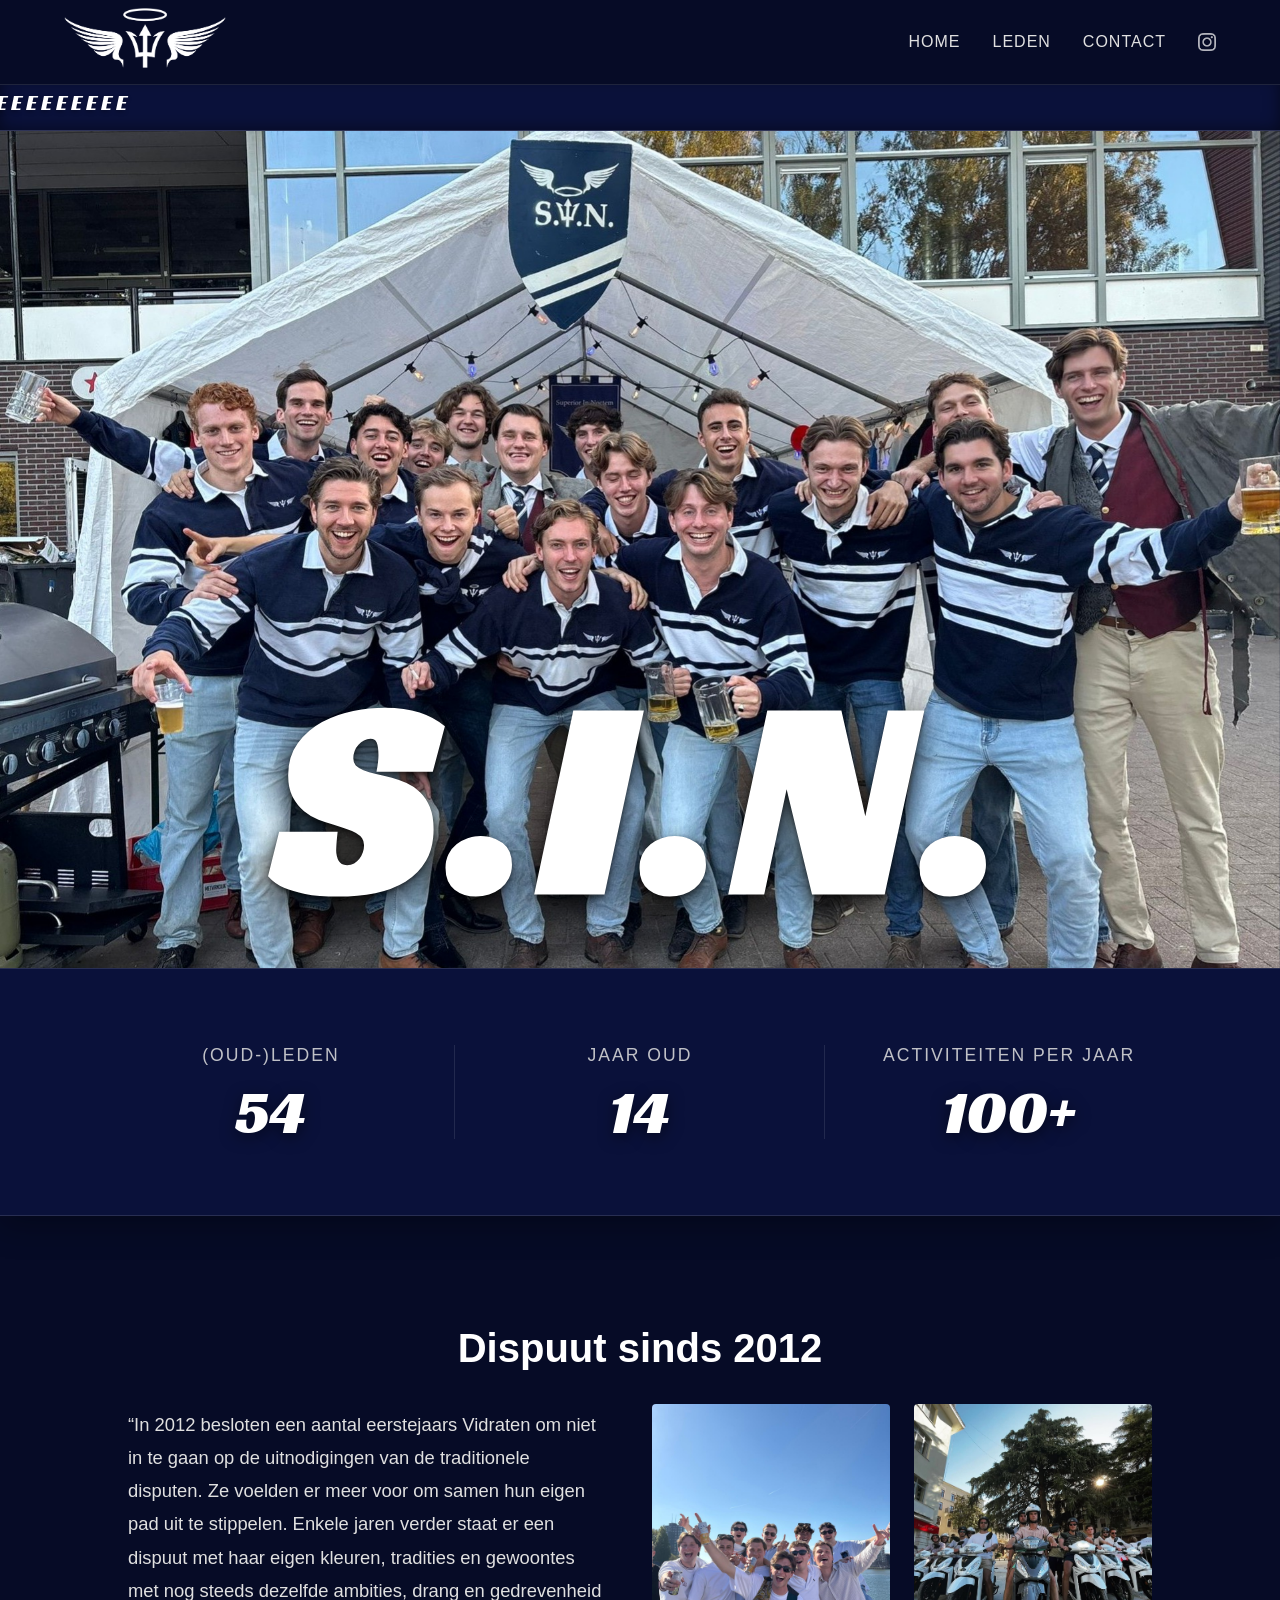
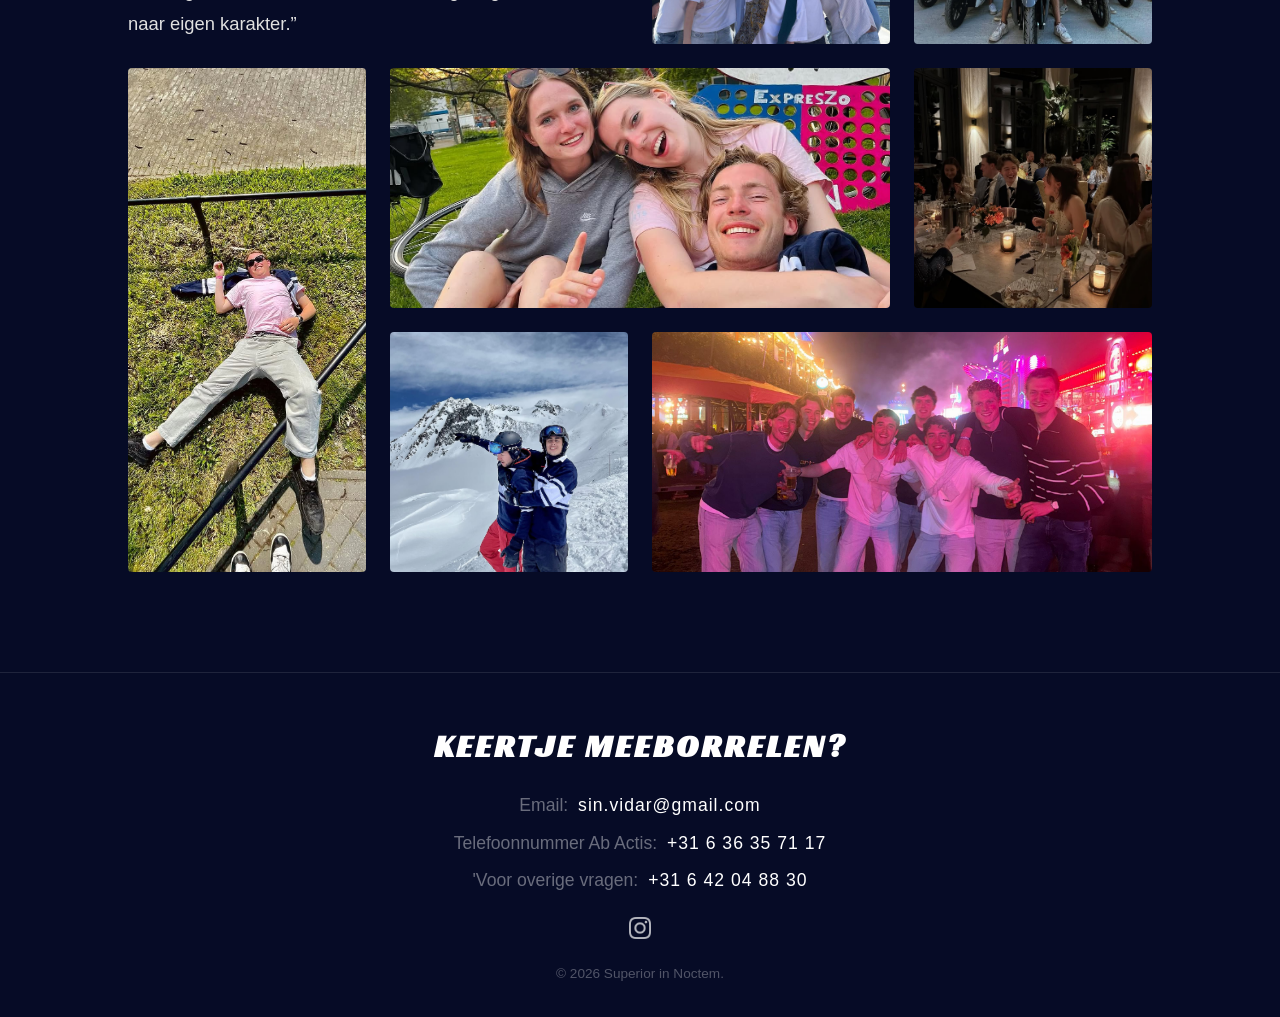
<file: index.html>
<!DOCTYPE html>
<html lang="nl">
<head>
    <meta charset="UTF-8">
    <meta name="viewport" content="width=device-width, initial-scale=1.0">
    <title>Superior in Noctem</title>

    <link rel="preconnect" href="https://fonts.googleapis.com">
    <link rel="preconnect" href="https://fonts.gstatic.com" crossorigin>
    <link href="https://fonts.googleapis.com/css2?family=Racing+Sans+One&display=swap" rel="stylesheet">

    <link rel="stylesheet" href="./style.css">
</head>
<body>

    <nav class="navbar">
        <div class="logo">
            <img src="/assets/overig/Wapen_S.I.N..png" alt="Logo S.I.N." class="logo-img">
        </div>
        <ul class="nav-links">
            <li><a href="index.html#home">Home</a></li>
            <li><a href="leden.html">Leden</a></li>
            <li><a href="index.html#contact">Contact</a></li>
            <li>
                <a href="https://www.instagram.com/superiorinnoctem/" target="_blank" class="nav-insta-icon" aria-label="Instagram">
                    <img src="/assets/overig/Instagram.png" alt="Instagram">
                </a>
            </li>
        </ul>
    </nav>

    <div class="lied-balk">
        <div id="lied-tekst" class="lied-container scrolling">WEEEEEEEEEEEEEEEEEEEEEEEEEEEEEEEEEEEEEEEEEEEEEEEEEEEEEEEEEEEE</div>
    </div>

    <header id="home" class="hero-image">
        <img src="/assets/home/Disputenronde.jpeg" alt="Singala" class="hero-img">
        <h1 class="hero-titel">S.I.N.</h1>
    </header>

<section class="stats-sectie">
        <div id="stats-grid-el" class="stats-grid">
            <!-- Tellers worden nu dynamisch ingeladen via het CMS -->
            <div class="stat-item">
                <h3 class="stat-titel">(Oud-)leden</h3>
                <div class="stat-nummer" data-doel="70" data-plus="false">0</div>
            </div>
            <div class="stat-item">
                <h3 class="stat-titel">Jaar oud</h3>
                <div class="stat-nummer" data-doel="14" data-plus="false">0</div>
            </div>
            <div class="stat-item">
                <h3 class="stat-titel">Activiteiten per jaar</h3>
                <div class="stat-nummer" data-doel="100" data-plus="true">0</div>
            </div>
        </div>
    </section>

    <section id="over" class="content-section">
        <h2 id="over-titel-el">Dispuut sinds 2012</h2>
        
        <div id="collage-grid-el" class="collage-grid">
            <div class="collage-item tekst-blok">
                <p id="over-tekst-el">“In 2012 besloten een aantal eerstejaars Vidraten om niet in te gaan op de uitnodigingen van de traditionele disputen. Ze voelden er meer voor om samen hun eigen pad uit te stippelen. Enkele jaren verder staat er een dispuut met haar eigen kleuren, tradities en gewoontes met nog steeds dezelfde ambities, drang en gedrevenheid naar eigen karakter.”</p>
            </div>

            <img src="/assets/home/Buitendag.jpeg" alt="Dispuutsleven S.I.N." class="collage-item img-normaal">
            <img src="/assets/home/sinvakantie.jpg" alt="Dispuutsleven S.I.N." class="collage-item img-normaal">
            <img src="/assets/home/Kas_gesneuveld.jpg" alt="Dispuutsleven S.I.N." class="collage-item img-hoog">
            <img src="/assets/home/Zopie_mdm.jpg" alt="Dispuutsleven S.I.N." class="collage-item img-breed">
            <img src="/assets/home/Datediner_26.jpg" alt="Dispuutsleven S.I.N." class="collage-item img-normaal">
            <img src="/assets/home/skivakantie.jpg" alt="Dispuutsleven S.I.N." class="collage-item img-normaal">
            <img src="/assets/home/Paaspop23.jpeg" alt="Dispuutsleven S.I.N." class="collage-item img-breed">
        </div>
    </section>

    <script>
        let liedCoupletTekst = "komen uit het zuiden bij het Tilburgse kanaal, de een ligt op het water en de ander zuipt zich kaal. Vrijgevochten, zelfgekozen wit en donkerblauw, trots en onverschrokken blijven wij de kleuren trouw.";

        // Haal de aanpassingen uit het CMS (data/home.json) op
        async function laadCMSData() {
            try {
                const response = await fetch('data/home.json');
                if (!response.ok) return;
                const data = await response.json();

                // 1. Tellers updaten
                if (data.stats && data.stats.length) {
                    const statsGrid = document.getElementById('stats-grid-el');
                    statsGrid.innerHTML = '';
                    data.stats.forEach(stat => {
                        statsGrid.innerHTML += `
                            <div class="stat-item">
                                <h3 class="stat-titel">${stat.titel}</h3>
                                <div class="stat-nummer" data-doel="${stat.doel}" data-plus="${stat.plus}">0</div>
                            </div>`;
                    });
                }

                // 2. Over Ons tekst & titel updaten
                if (data.over_titel) document.getElementById('over-titel-el').innerText = data.over_titel;
                
                if (data.over_tekst || data.collage) {
                    const collageGrid = document.getElementById('collage-grid-el');
                    const tekst = data.over_tekst || document.getElementById('over-tekst-el').innerText;
                    
                    collageGrid.innerHTML = `
                        <div class="collage-item tekst-blok">
                            <p>“${tekst}”</p>
                        </div>`;
                    
                    if (data.collage) {
                        data.collage.forEach(item => {
                            collageGrid.innerHTML += `<img src="${item.afbeelding}" alt="Dispuutsleven S.I.N." class="collage-item ${item.formaat}">`;
                        });
                    }
                }

                // 3. Lied tekst updaten
                if (data.lied_couplet) liedCoupletTekst = data.lied_couplet;

            } catch (e) {
                console.log("CMS data nog niet gevonden, standaard HTML laadt in.", e);
            } finally {
                startAlleTellers();
                speelLied();
            }
        }

        // De originele teller animatie
        function startAlleTellers() {
            const stats = document.querySelectorAll(".stat-nummer");
            if (!stats.length) return;

            stats.forEach((stat) => {
                const doel = parseInt(stat.getAttribute("data-doel"), 10);
                const heeftPlus = stat.getAttribute("data-plus") === "true";
                const totaleTijd = 2500;
                const intervalTijd = 30; 
                const aantalStappen = totaleTijd / intervalTijd;
                const stap = Math.max(1, Math.ceil(doel / aantalStappen));
                let huidig = 0;
                
                const timer = setInterval(() => {
                    huidig += stap;
                    if (huidig >= doel) {
                        clearInterval(timer);
                        stat.innerText = heeftPlus ? doel + "+" : doel;
                    } else {
                        stat.innerText = huidig;
                    }
                }, intervalTijd);
            });
        }

        // De originele lied animatie
        const tekstContainer = document.getElementById('lied-tekst');
        const wacht = (ms) => new Promise(resolve => setTimeout(resolve, ms));

        async function speelLied() {
            const woorden = liedCoupletTekst.split(" ");
            await wacht(5500); 
            tekstContainer.classList.remove('scrolling');
            
            for (let i = 0; i < woorden.length; i++) {
                let woord = woorden[i];
                tekstContainer.textContent = woord;
                let toonTijd = Math.max(250, woord.length * 60);
                if (woord.endsWith(',') || woord.endsWith('.')) toonTijd += 500; 
                await wacht(toonTijd);
            }
            await wacht(500);
            tekstContainer.textContent = "SUPERIOR IN NOCTEM";
        }

        // Start alles op
        if (document.readyState === "loading") {
            document.addEventListener("DOMContentLoaded", laadCMSData);
        } else {
            laadCMSData();
        }
    </script>

    <footer id="contact" class="footer">
        <h2>Keertje meeborrelen?</h2>
        
        <div class="contact-details">
            <p><span class="contact-label">Email:</span> <a href="mailto:sin.vidar@gmail.com" class="contact-link">sin.vidar@gmail.com</a></p>
            <p><span class="contact-label">Telefoonnummer Ab Actis:</span> <a href="tel:+31636357117" class="contact-link">+31 6 36 35 71 17</a></p>
            <p><span class="contact-label">'Voor overige vragen:</span> <a href="tel:+31642048830" class="contact-link">+31 6 42 04 88 30</a></p>
        </div>
        
        <div class="insta-container">
            <a href="https://www.instagram.com/superiorinnoctem/" target="_blank" class="insta-link" aria-label="Volg ons op Instagram">
                <img src="/assets/overig/Instagram.png" alt="Instagram">
            </a>
        </div>

        <p class="copyright">&copy; 2026 Superior in Noctem.</p>
    </footer>

</body>
</html>
</file>
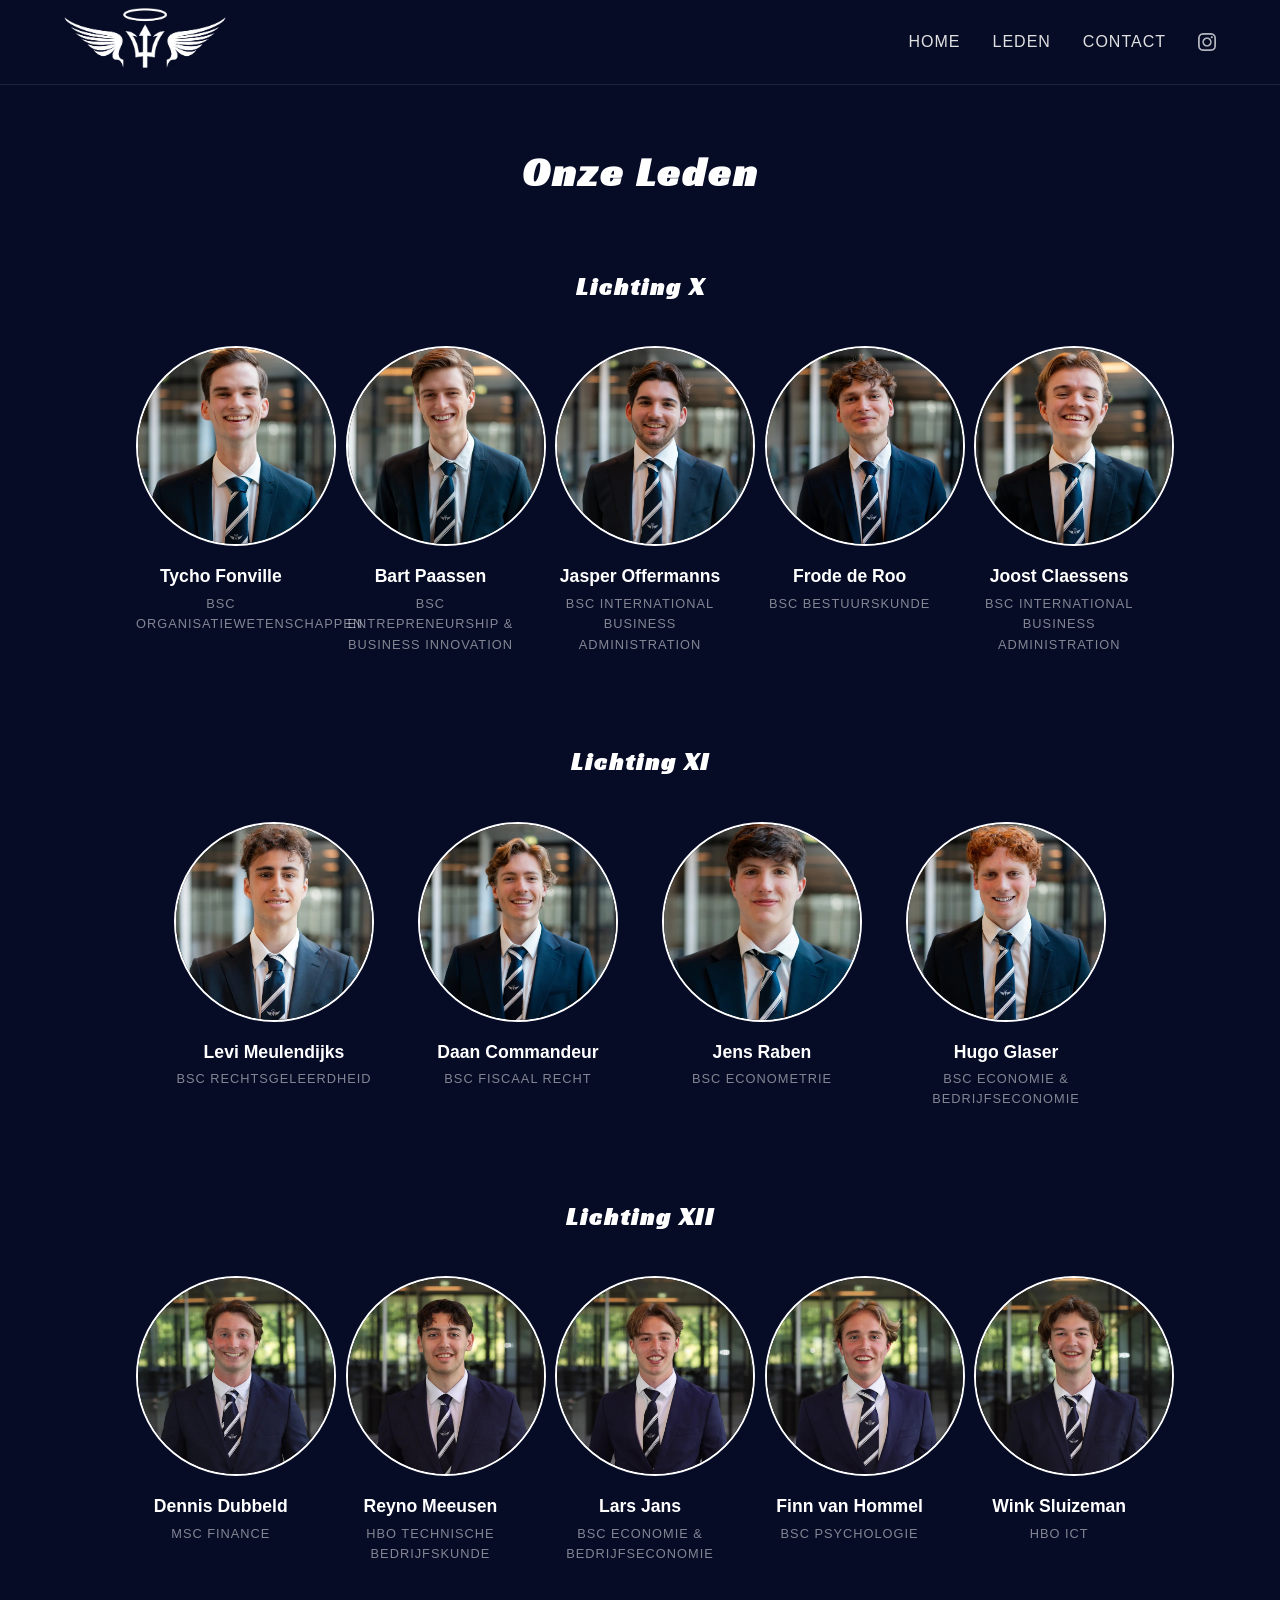
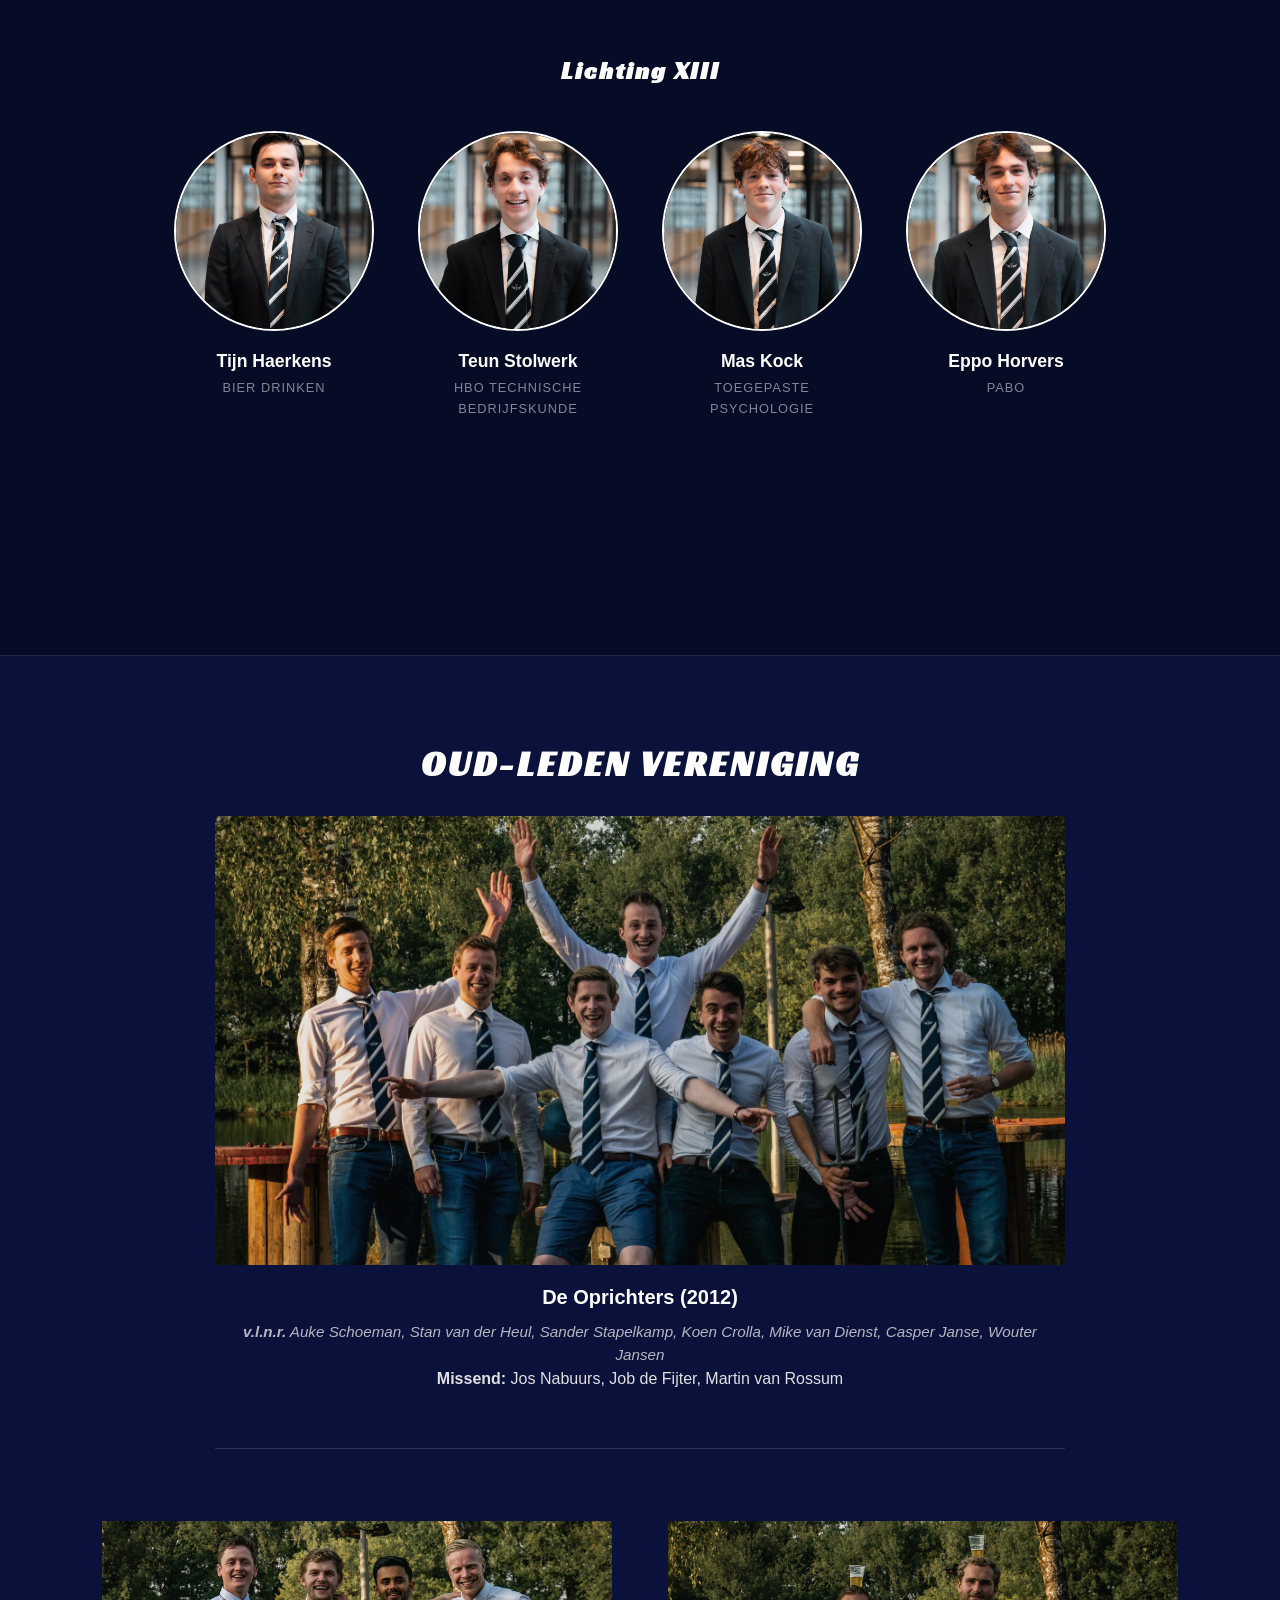
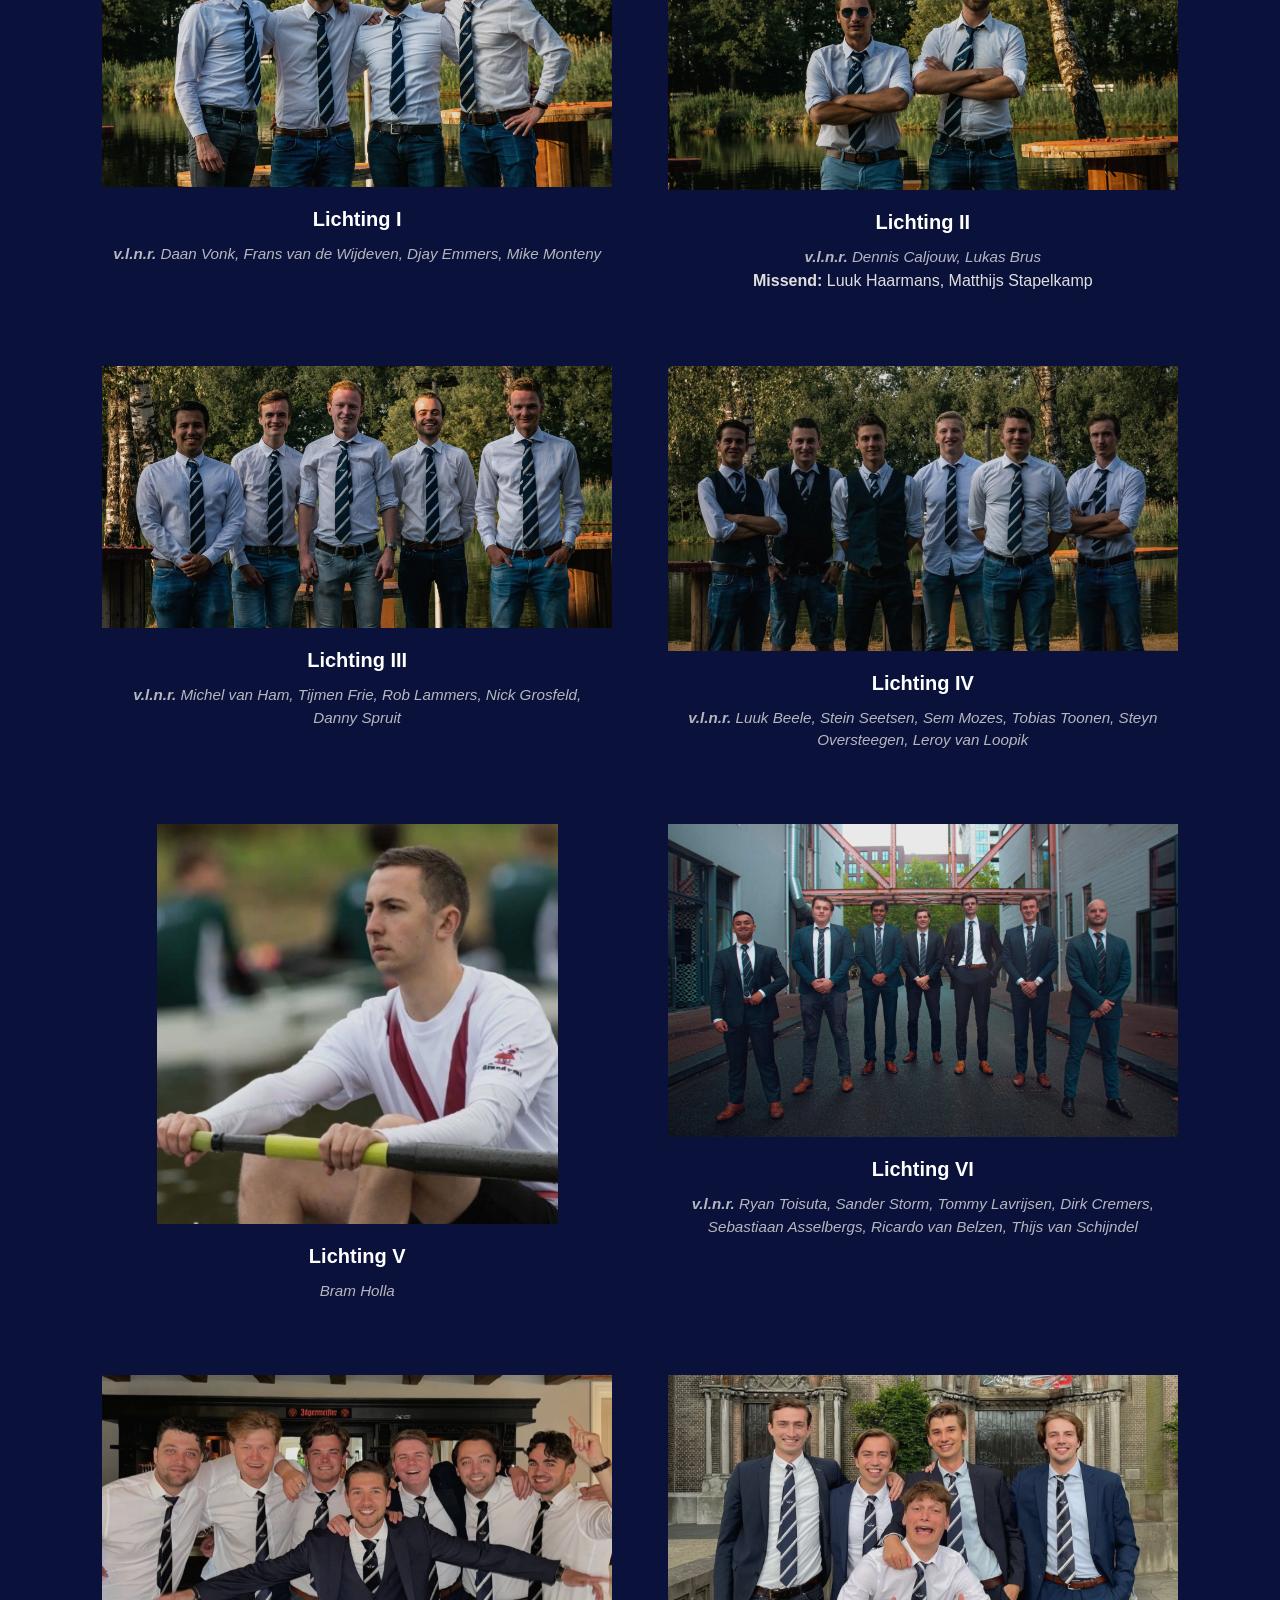
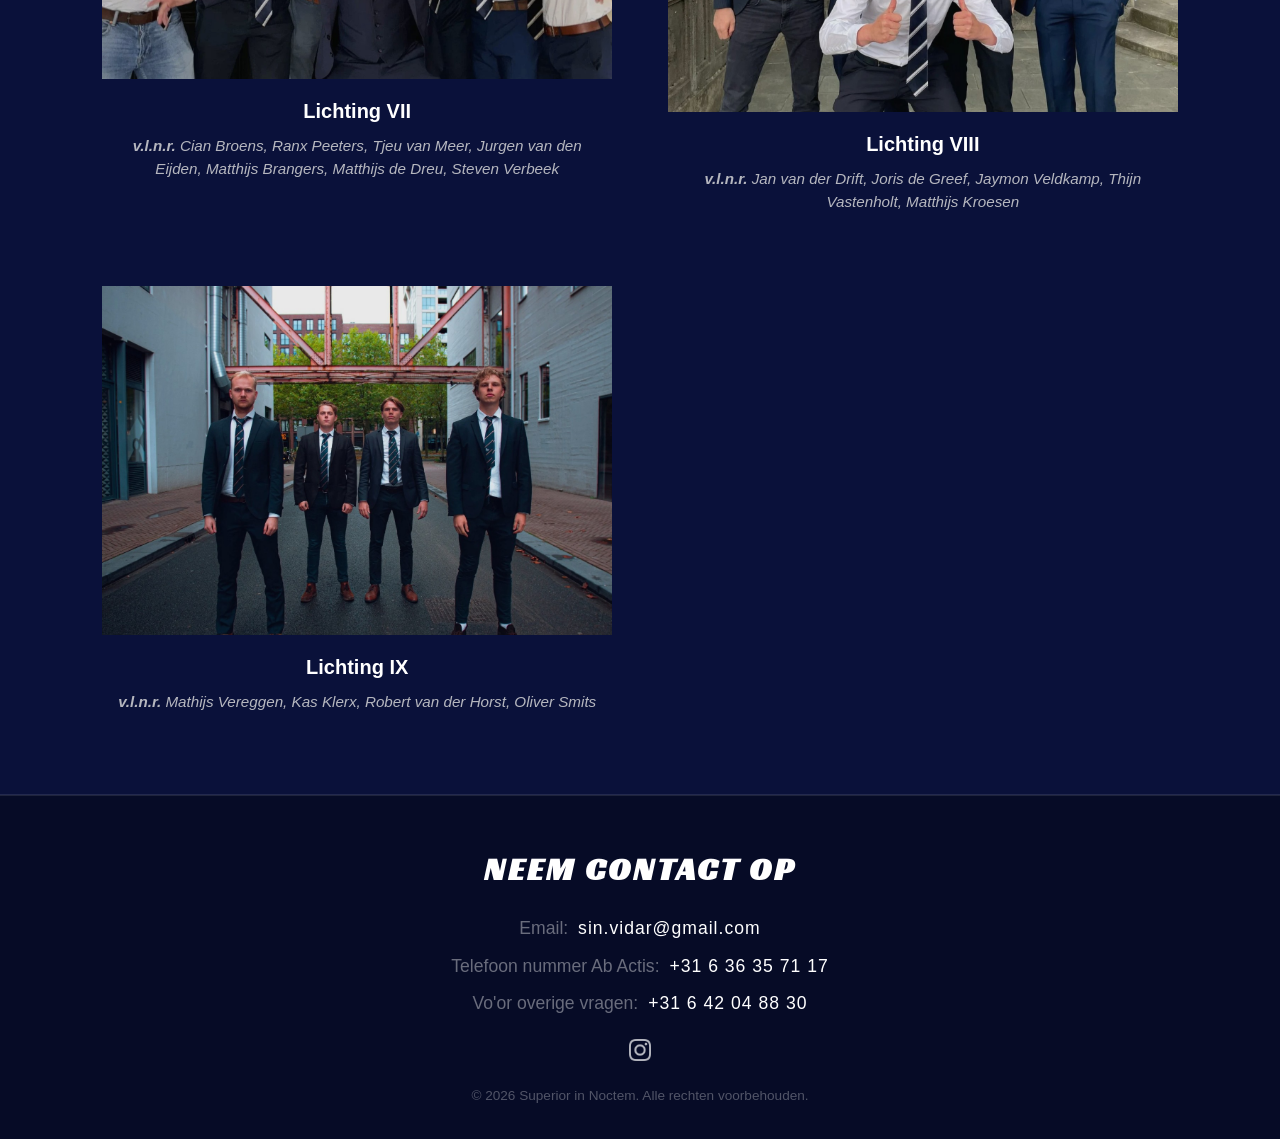
<file: leden.html>
<!DOCTYPE html>
<html lang="nl">
<head>
    <meta charset="UTF-8">
    <meta name="viewport" content="width=device-width, initial-scale=1.0">
    <title>Onze Leden - Superior in Noctem</title>

    <link rel="preconnect" href="https://fonts.googleapis.com">
    <link rel="preconnect" href="https://fonts.gstatic.com" crossorigin>
    <link href="https://fonts.googleapis.com/css2?family=Racing+Sans+One&display=swap" rel="stylesheet">

    <link rel="stylesheet" href="style.css">
</head>
<body>

    <nav class="navbar">
        <div class="logo">
            <img src="./assets/overig/Wapen_S.I.N..png" alt="Wapen S.I.N." class="logo-img">
        </div>
<ul class="nav-links">
    <li><a href="index.html#home">Home</a></li>
    <!-- 'Over Ons' is verwijderd -->
    <li><a href="leden.html">Leden</a></li>
    <li><a href="index.html#contact">Contact</a></li>
    
    <!-- Instagram Icoon -->
    <li>
        <a href="https://www.instagram.com/heerendispuutsin/" target="_blank" class="nav-insta-icon">
            <img src="/assets/overig/Instagram.png" alt="Instagram">
        </a>
    </li>
</ul>
    </nav>

    <section class="content-section" style="padding-top: 140px;">
        <h2 style="font-family: 'Racing Sans One', sans-serif; letter-spacing: 3px;">Onze Leden</h2>
        
 <div class="lichting-container" style="margin-top: 4rem;">
    <h3 style="color: var(--accent-color); font-size: 1.5rem; margin-bottom: 2rem; letter-spacing: 2px; font-family: 'Racing Sans One', sans-serif;">Lichting X</h3>
    
    <div class="leden-grid">
        <div class="lid-kaart">
            <img src="/assets/leden/Tycho.jpg" alt="Tycho" class="lid-foto">
            <h3>Tycho Fonville</h3>
            <p>BSc Organisatiewetenschappen</p>
        </div>
        <div class="lid-kaart">
            <img src="/assets/leden/Bert.jpg" alt="Bart" class="lid-foto">
            <h3>Bart Paassen</h3>
            <p>BSc Entrepreneurship & Business Innovation</p>
        </div>
        <div class="lid-kaart">
            <img src="/assets/leden/Jasper.jpg" alt="Jasper" class="lid-foto">
            <h3>Jasper Offermanns</h3>
            <p>BSc International Business Administration</p>
        </div>
        <div class="lid-kaart">
            <img src="/assets/leden/Frode.jpg" alt="Frode" class="lid-foto">
            <h3>Frode de Roo</h3>
            <p>BSc Bestuurskunde</p>
        </div>
        <div class="lid-kaart">
            <img src="/assets/leden/Joost.jpg" alt="Joost" class="lid-foto">
            <h3>Joost Claessens</h3>
            <p>BSc International Business Administration</p>
        </div>
    </div>
</div>

<div class="lichting-container" style="margin-top: 5rem;">
    <h3 style="color: var(--accent-color); font-size: 1.5rem; margin-bottom: 2rem; letter-spacing: 2px; font-family: 'Racing Sans One', sans-serif;">Lichting XI</h3>
    
    <div class="leden-grid">
        <div class="lid-kaart">
            <img src="/assets/leden/Koek.jpg" alt="Levi" class="lid-foto">
            <h3>Levi Meulendijks</h3>
            <p>BSc Rechtsgeleerdheid</p>
        </div>
        <div class="lid-kaart">
            <img src="/assets/leden/Zopie.jpg" alt="Daan" class="lid-foto">
            <h3>Daan Commandeur</h3>
            <p>BSc Fiscaal Recht</p>
        </div>
        <div class="lid-kaart">
            <img src="/assets/leden/Jens.jpg" alt="Jens" class="lid-foto">
            <h3>Jens Raben</h3>
            <p>BSc Econometrie</p>
        </div>
        <div class="lid-kaart">
            <img src="/assets/leden/Hugo.jpg" alt="Hugo" class="lid-foto">
            <h3>Hugo Glaser</h3>
            <p>BSc Economie & Bedrijfseconomie</p>
        </div>
    </div>
</div>

<div class="lichting-container" style="margin-top: 5rem;">
    <h3 style="color: var(--accent-color); font-size: 1.5rem; margin-bottom: 2rem; letter-spacing: 2px; font-family: 'Racing Sans One', sans-serif;">Lichting XII</h3>
    
    <div class="leden-grid">
        <div class="lid-kaart">
            <img src="/assets/leden/Dennis.jpg" alt="Dennis" class="lid-foto">
            <h3>Dennis Dubbeld</h3>
            <p>MSc Finance</p>
        </div>
        <div class="lid-kaart">
            <img src="/assets/leden/Barrie.jpg" alt="Reyno" class="lid-foto">
            <h3>Reyno Meeusen</h3>
            <p>HBO Technische Bedrijfskunde</p>
        </div>
        <div class="lid-kaart">
            <img src="/assets/leden/Hans.jpg" alt="Lars" class="lid-foto">
            <h3>Lars Jans</h3>
            <p>BSc Economie & Bedrijfseconomie</p>
        </div>
        <div class="lid-kaart">
            <img src="/assets/leden/Finn.jpg" alt="Finn" class="lid-foto">
            <h3>Finn van Hommel</h3>
            <p>BSc Psychologie</p>
        </div>
        <div class="lid-kaart">
            <img src="/assets/leden/Wink.jpg" alt="Wink" class="lid-foto">
            <h3>Wink Sluizeman</h3>
            <p>HBO ICT</p>
        </div>
    </div>
</div>

<div class="lichting-container" style="margin-top: 5rem;">
    <h3 style="color: var(--accent-color); font-size: 1.5rem; margin-bottom: 2rem; letter-spacing: 2px; font-family: 'Racing Sans One', sans-serif;">Lichting XIII</h3>
    
    <div class="leden-grid">
        <div class="lid-kaart">
            <img src="/assets/leden/Tijn.jpg" alt="Tijn" class="lid-foto">
            <h3>Tijn Haerkens</h3>
            <p>Bier drinken</p>
        </div>
        <div class="lid-kaart">
            <img src="/assets/leden/Teun.jpg" alt="Teun" class="lid-foto">
            <h3>Teun Stolwerk</h3>
            <p>HBO Technische Bedrijfskunde</p>
        </div>
        <div class="lid-kaart">
            <img src="/assets/leden/Mas.jpg" alt="Mas" class="lid-foto">
            <h3>Mas Kock</h3>
            <p>Toegepaste psychologie</p>
        </div>
        <div class="lid-kaart">
            <img src="/assets/leden/Eppo.jpg" alt="Eppo" class="lid-foto">
            <h3>Eppo Horvers</h3>
            <p>PABO</p>
        </div>
    </div>
</div>
    </section>

    <div class="alumni-sectie">
    <h2 class="alumni-titel">Oud-Leden Vereniging</h2>

    <div class="alumni-oprichters">
        <div class="alumni-lichting">
            <img src="/assets/leden/Oprichters.jpg" alt="De Oprichters" class="alumni-foto oprichters-foto">
            <h3>De Oprichters (2012)</h3>
            <p class="alumni-namen"><strong>v.l.n.r.</strong> Auke Schoeman, Stan van der Heul, Sander Stapelkamp, Koen Crolla, Mike van Dienst, Casper Janse, Wouter Jansen</p>
            <p class="alumni-missend"><strong>Missend:</strong> Jos Nabuurs, Job de Fijter, Martin van Rossum</p>
        </div>
    </div>

    <div class="alumni-grid">

        <div class="alumni-lichting">
            <img src="/assets/leden/Lichting_I.jpg" alt="Lichting I" class="alumni-foto">
            <h3>Lichting I</h3>
            <p class="alumni-namen"><strong>v.l.n.r.</strong> Daan Vonk, Frans van de Wijdeven, Djay Emmers, Mike Monteny</p>
        </div>

        <div class="alumni-lichting">
            <img src="/assets/leden/Lichting_II.jpg" alt="Lichting II" class="alumni-foto">
            <h3>Lichting II</h3>
            <p class="alumni-namen"><strong>v.l.n.r.</strong> Dennis Caljouw, Lukas Brus</p>
            <p class="alumni-missend"><strong>Missend:</strong> Luuk Haarmans, Matthijs Stapelkamp</p>
        </div>

        <div class="alumni-lichting">
            <img src="/assets/leden/Lichting_III.jpg" alt="Lichting III" class="alumni-foto">
            <h3>Lichting III</h3>
            <p class="alumni-namen"><strong>v.l.n.r.</strong> Michel van Ham, Tijmen Frie, Rob Lammers, Nick Grosfeld, Danny Spruit</p>
        </div>

        <div class="alumni-lichting">
            <img src="/assets/leden/Lichting_IV.jpg" alt="Lichting IV" class="alumni-foto">
            <h3>Lichting IV</h3>
            <p class="alumni-namen"><strong>v.l.n.r.</strong> Luuk Beele, Stein Seetsen, Sem Mozes, Tobias Toonen, Steyn Oversteegen, Leroy van Loopik</p>
        </div>

        <div class="alumni-lichting">
            <img src="/assets/leden/Lichting_V.jpg" alt="Lichting V" class="alumni-foto">
            <h3>Lichting V</h3>
            <p class="alumni-namen">Bram Holla</p>
        </div>

        <div class="alumni-lichting">
            <img src="/assets/leden/Lichting_VI.jpg" alt="Lichting VI" class="alumni-foto">
            <h3>Lichting VI</h3>
            <p class="alumni-namen"><strong>v.l.n.r.</strong> Ryan Toisuta, Sander Storm, Tommy Lavrijsen, Dirk Cremers, Sebastiaan Asselbergs, Ricardo van Belzen, Thijs van Schijndel</p>
        </div>

        <div class="alumni-lichting">
            <img src="/assets/leden/Lichting_VII.jpg" alt="Lichting VII" class="alumni-foto">
            <h3>Lichting VII</h3>
            <p class="alumni-namen"><strong>v.l.n.r.</strong> Cian Broens, Ranx Peeters, Tjeu van Meer, Jurgen van den Eijden, Matthijs Brangers, Matthijs de Dreu, Steven Verbeek</p>
        </div>

        <div class="alumni-lichting">
            <img src="/assets/leden/Lichting_VIII.jpg" alt="Lichting VIII" class="alumni-foto">
            <h3>Lichting VIII</h3>
            <p class="alumni-namen"><strong>v.l.n.r.</strong> Jan van der Drift, Joris de Greef, Jaymon Veldkamp, Thijn Vastenholt, Matthijs Kroesen</p>
        </div>

        <div class="alumni-lichting">
            <img src="/assets/leden/Lichting_IX.jpg" alt="Lichting IX" class="alumni-foto">
            <h3>Lichting IX</h3>
            <p class="alumni-namen"><strong>v.l.n.r.</strong> Mathijs Vereggen, Kas Klerx, Robert van der Horst, Oliver Smits</p>
        </div>

    </div>
</div>

    <!-- Footer / Contact -->
    <footer id="contact" class="footer">
        <h2>Neem Contact Op</h2>
        
        <div class="contact-details">
            <p><span class="contact-label">Email:</span> <a href="mailto:sin.vidar@gmail.com" class="contact-link">sin.vidar@gmail.com</a></p>
            
            <p><span class="contact-label">Telefoon nummer Ab Actis:</span> <a href="tel:+31636357117" class="contact-link">+31 6 36 35 71 17</a></p>

            <p><span class="contact-label">Vo'or overige vragen:</span> <a href="tel:+31642048830" class="contact-link">+31 6 42 04 88 30</a></p>
        </div>
        
<div class="insta-container">
    <a href="https://www.instagram.com/heerendispuutsin/" target="_blank" class="insta-link">
        <img src="/assets/overig/Instagram.png" alt="Instagram">
    </a>
</div>

        <p class="copyright">&copy; 2026 Superior in Noctem. Alle rechten voorbehouden.</p>
    </footer>

</body>
</html>
</file>
<file: style.css>
/* --- KLEUREN EN INSTELLINGEN --- */
:root {
    --primary-color: #060b26; /* Het diepe donkerblauw uit het logo */
    --secondary-color: #0a113a; /* Een fractie lichter donkerblauw voor vlakken */
    --accent-color: #ffffff; /* Helder wit als accent */
    --text-light: #e0e0e0; /* Lichtgrijs voor beter leesbare tekst */
    --text-white: #ffffff;
}

/* --- BASIS OPMAAK --- */
* {
    margin: 0;
    padding: 0;
    box-sizing: border-box;
    font-family: 'Segoe UI', Tahoma, Geneva, Verdana, sans-serif;
    scroll-behavior: smooth;
}

body {
    background-color: var(--primary-color);
    color: var(--text-light);
    line-height: 1.6;
}

/* --- NAVIGATIE --- */
.navbar {
    display: flex;
    justify-content: space-between;
    align-items: center;
    background-color: var(--primary-color);
    padding: 0.5rem 5%;
    position: fixed;
    width: 100%;
    top: 0;
    z-index: 100;
    border-bottom: 1px solid rgba(255, 255, 255, 0.1); /* Subtiel wit lijntje */
}

/* Zorgt dat het logo mooi in de balk past */
.logo-img {
    height: 60px;
    width: auto;
    mix-blend-mode: screen; 
    filter: brightness(200%);
}

.nav-links {
    list-style: none;
    display: flex;
    gap: 2rem;
}

.nav-links a {
    color: var(--text-light);
    text-decoration: none;
    font-weight: 500;
    text-transform: uppercase;
    letter-spacing: 1px;
    transition: color 0.3s;
}

.nav-links a:hover {
    color: var(--accent-color);
}

/* --- INSTAGRAM ICOON IN NAV --- */
.nav-insta-icon {
    display: flex;
    align-items: center;
    height: 100%;
}

.nav-insta-icon img {
    height: 18px; /* Zorgt dat het icoon dezelfde hoogte heeft als je tekst */
    width: 18px; 
    
    /* Maakt een zwart icoon automatisch wit zodat het op je blauwe balk past */
    filter: brightness(0) invert(1); 
    
    opacity: 0.7;
    transition: transform 0.3s ease, opacity 0.3s ease;
}

.nav-insta-icon:hover img {
    transform: scale(1.1);
    opacity: 1;
}

.insta-link img {
    height: 22px; /* Pas dit getal aan: 20px is subtiel, 25px is wat opvallender */
    width: auto;
    filter: brightness(0) invert(1); /* Maakt het icoon wit */
    opacity: 0.7;
    transition: opacity 0.3s ease;
}
/* --- HERO SECTIE (Bovenste vlak) --- */
.hero {
    height: 100vh;
    display: flex;
    align-items: center;
    justify-content: center;
    text-align: center;
    padding-top: 60px; /* Ruimte voor de navbar */
    background: linear-gradient(rgba(11, 12, 16, 0.8), rgba(11, 12, 16, 0.8)), url('achtergrond.jpg') center/cover;
}

.hero h1 {
    font-size: 3.5rem;
    color: var(--accent-color);
    margin-bottom: 1rem;
}

.hero p {
    font-size: 1.2rem;
    margin-bottom: 2rem;
}

/* --- HERO SECTIE --- */
.hero-image {
    position: relative; /* CRUCIAAL: Dit houdt de zwevende tekst binnen de foto */
    width: 100%;
    height: auto;
    padding-top: 0px; 
    overflow: hidden;
}

.hero-img {
    width: 100%;
    display: block;
    image-rendering: high-quality;
    image-rendering: -webkit-optimize-contrast;
    -webkit-backface-visibility: hidden;
    backface-visibility: hidden;
    transform: translateZ(0);
}

/* De styling voor de letters over de foto */
.hero-titel {
    position: absolute;
    top: 80%; /* Verlaagd van 50% naar 35% om hem hoger te zetten */
    left: 50%;
    transform: translate(-50%, -50%); 
    
    font-family: 'Racing Sans One', sans-serif;
    font-size: 17rem; 
    color: var(--accent-color);
    letter-spacing: 15px; 
    
    text-shadow: 0 10px 30px rgba(0, 0, 0, 0.8), 0 2px 5px rgba(0, 0, 0, 0.5); 
    
    z-index: 10;
    margin: 0;
}

.btn {
    padding: 10px 25px;
    background-color: var(--accent-color);
    color: var(--primary-color);
    text-decoration: none;
    font-weight: bold;
    border-radius: 5px;
    transition: transform 0.2s;
}

.btn:hover {
    transform: scale(1.05);
}

/* ==========================================================================
   SNEL-FEITEN / STATS BAR (Direct onder Hero)
   ========================================================================== */
.stats-sectie {
    background-color: var(--secondary-color);
    padding: 3.5rem 8%;
    border-top: 1px solid rgba(255, 255, 255, 0.12);
    border-bottom: 1px solid rgba(255, 255, 255, 0.12);
    box-shadow: 0 10px 30px rgba(0, 0, 0, 0.3);
    position: relative;
    z-index: 5;
}

.stats-grid {
    display: grid;
    grid-template-columns: repeat(3, 1fr); /* 3 gelijke kolommen naast elkaar */
    gap: 2rem;
    max-width: 1100px;
    margin: 0 auto;
    text-align: center;
}

.stat-item {
    padding: 1rem;
    position: relative;
}

/* Subtiel scheidingslijntje tussen de kolommen op desktop */
.stat-item:not(:last-child)::after {
    content: '';
    position: absolute;
    right: -1rem;
    top: 15%;
    height: 70%;
    width: 1px;
    background-color: rgba(255, 255, 255, 0.1);
}

.stat-titel {
    color: var(--text-light);
    font-size: 1.1rem;
    font-weight: 500;
    text-transform: uppercase;
    letter-spacing: 2px;
    margin-bottom: 0.8rem;
    opacity: 0.85;
}

.stat-nummer {
    font-family: 'Racing Sans One', sans-serif;
    font-size: 3.8rem;
    color: var(--accent-color);
    line-height: 1;
    text-shadow: 0 4px 15px rgba(0, 0, 0, 0.5);
}

/* --- DE LIED BALK (Direct onder de navigatie) --- */
.lied-balk {
    width: 100%;
    margin-top: 76px; /* Exacte hoogte van de navbar, sluit naadloos aan */
    height: 55px;
    background-color: var(--secondary-color); /* Donkerblauwe achtergrond is terug */
    color: var(--text-white);
    display: flex;
    align-items: center;
    justify-content: center;
    border-top: 1px solid rgba(255, 255, 255, 0.15);
    border-bottom: 1px solid rgba(255, 255, 255, 0.15);
    overflow: hidden;
    box-shadow: inset 0 0 15px rgba(0, 0, 0, 0.5); 
    z-index: 10;
}

.lied-container {
    font-family: 'Racing Sans One', sans-serif;
    font-size: 1.35rem; 
    color: var(--text-white);
    text-transform: uppercase;
    white-space: nowrap; 
    letter-spacing: 4px; 
    text-shadow: 0 2px 4px rgba(0, 0, 0, 0.3); /* Subtiele schaduw voor op de blauwe balk */
}

/* --- DE SCROLL ANIMATIE --- */
.scrolling {
    display: inline-block;
    /* 'forwards' zorgt dat hij stopt aan het einde en een seintje geeft aan JavaScript! */
    animation: scroll-weee 6s linear forwards; 
}

@keyframes scroll-weee {
    0% { transform: translateX(100vw); }
    /* -105% is exact het moment dat de allerlaatste 'E' links uit het scherm is verdwenen */
    100% { transform: translateX(-105%); } 
}

/* --- ALGEMENE SECTIES --- */
.content-section {
    padding: 100px 10%;
    text-align: center;
}

.content-section h2 {
    color: var(--accent-color);
    font-size: 2.5rem;
    margin-bottom: 1.5rem;
}

.dark-bg {
    background-color: var(--secondary-color);
}

/* --- OVER ONS SECTIE (Asymmetrische Mozaïek Collage) --- */
/* ==========================================================================
   OVER ONS SECTIE (PC / Desktop Collage - 4 Kolommen)
   ========================================================================== */
.collage-grid {
    display: grid;
    grid-template-columns: repeat(4, 1fr); /* 4 kolommen in de breedte op PC! */
    grid-auto-rows: 240px; 
    gap: 1.5rem; 
    max-width: 1200px;
    margin: 0 auto;
}

.collage-item {
    width: 100%;
    height: 100%;
    border-radius: 4px;
    transition: transform 0.4s ease, box-shadow 0.4s ease;
}

.tekst-blok {
    grid-column: span 2; 
    display: flex;
    align-items: center; 
    font-size: 1.15rem;
    color: var(--text-light);
    line-height: 1.8;
    text-align: left;
    padding-right: 1.5rem; 
}

.img-normaal { grid-column: span 1; object-fit: cover; }
.img-breed   { grid-column: span 2; object-fit: cover; }
.img-hoog    { grid-row: span 2;    object-fit: cover; }

.collage-grid img:hover {
    transform: scale(1.02);
    box-shadow: 0 10px 25px rgba(0, 0, 0, 0.5);
    z-index: 2;
}

/* --- INSTAGRAM FEED WIDGET --- */
.insta-container {
    margin-top: 2rem;
    width: 100%;
    max-width: 1000px;
    margin-left: auto;
    margin-right: auto;
}

/* --- COMPACTE EN CHIQUE FOOTER --- */
.footer {
    padding: 3rem 10% 2rem 10%; /* Boven- en onderkant flink verkleind (was vaak 5rem of 6rem) */
    background-color: var(--primary-color);
    border-top: 1px solid rgba(255, 255, 255, 0.1);
    text-align: center;
}

/* De titel "Neem Contact Op" */
.footer h2 {
    font-family: 'Racing Sans One', sans-serif;
    color: var(--text-white);
    font-size: 2rem;
    margin-bottom: 1.2rem; /* Was veel groter (vaak 2.5rem of 3rem) */
    letter-spacing: 3px;
    text-transform: uppercase;
}

/* Container voor de contactgegevens */
.contact-details {
    margin-bottom: 1.2rem; /* Ademruimte naar het Instagram icoon verkleind */
}

/* Zorgt dat e-mail en telefoonnummers strakker onder elkaar staan */
.contact-details p {
    margin: 0.4rem 0; /* Van 0.8rem teruggebracht naar 0.4rem voor een strakkere lijst */
    font-size: 1.1rem; /* Ietsje subtieler om mooi te passen in de slankere footer */
}

/* De styling voor de tekst "Email:" en "Tel:" */
.contact-label {
    color: rgba(255, 255, 255, 0.4); 
    font-weight: 500;
    margin-right: 5px; 
}

/* De universele styling voor de links */
.contact-link, .contact-link:visited {
    color: var(--text-white); 
    text-decoration: none;
    letter-spacing: 1px;
    padding-bottom: 2px;
    border-bottom: 1px solid transparent;
    transition: all 0.3s ease;
    display: inline-block; 
}

.contact-link:hover {
    color: var(--accent-color); 
    border-bottom: 1px solid var(--accent-color); 
    transform: translateY(-2px); 
}

/* Container voor Instagram */
.insta-container {
    display: flex;
    justify-content: center;
    align-items: center;
    margin-top: 0.5rem; /* Ook hier de extra witruimte flink teruggesnoeid */
    margin-bottom: 1.5rem; /* Ruimte naar de copyright-regel compacter gemaakt */
    width: 100%;
}

.insta-link {
    display: flex;
    transition: transform 0.3s ease;
}

.insta-link img {
    height: 22px; 
    width: auto;
    filter: brightness(0) invert(1); 
    opacity: 0.7;
    transition: opacity 0.3s ease;
}

.insta-link:hover {
    transform: scale(1.1);
}

.insta-link:hover img {
    opacity: 1;
}

/* Copyright regel onderaan */
.copyright {
    font-size: 0.85rem;
    color: rgba(255, 255, 255, 0.3);
    margin: 0; /* Geen onnodige marges eromheen */
}

/* --- LEDEN FOTO STYLING --- */
.lid-foto {
    width: 200px;
    height: 200px;
    object-fit: cover;
    border-radius: 50%;
    margin: 0 auto 1rem auto;
    display: block;
    border: 2px solid var(--accent-color);
}

/* --- LEDEN GRID (Alles op één rij) --- */
.leden-grid {
    display: flex;
    justify-content: center; /* Centreert de leden altijd netjes, ook als het er maar 3 zijn */
    gap: 1.5rem; /* Ruimte tussen de kaartjes, iets kleiner zodat 5 makkelijk passen */
    max-width: 1200px; /* De container iets breder gemaakt om 5 leden de ruimte te geven */
    margin: 0 auto;
}

.lid-kaart {
    flex: 1; 
    max-width: 220px; 
    min-width: 170px; 
    
    /* DE VERANDERING: Achtergrond, randen en schaduw zijn weggehaald */
    background-color: transparent; 
    padding: 0.5rem; /* Padding kleiner gemaakt omdat het kader weg is */
    text-align: center;
    transition: transform 0.3s ease;
}

/* Een heel subtiel effectje: de foto en tekst liften iets op als je er met de muis over gaat */
.lid-kaart:hover {
    transform: translateY(-5px); 
}

.lid-kaart h3 {
    color: var(--text-white);
    font-size: 1.1rem; /* Ietsje kleiner om lange namen op 1 regel te houden */
    margin-bottom: 0.2rem;
}

.lid-kaart p {
    color: rgba(255, 255, 255, 0.5);
    font-size: 0.8rem;
    text-transform: uppercase;
    letter-spacing: 1px;
}

/* --- OUD-LEDEN VERENIGING --- */
.alumni-sectie {
    margin-top: 8rem; 
    padding: 5rem 8%;
    background-color: var(--secondary-color); 
    border-top: 1px solid rgba(255, 255, 255, 0.1);
    border-bottom: 1px solid rgba(255, 255, 255, 0.1);
    text-align: center;
}

.alumni-titel {
    font-family: 'Racing Sans One', sans-serif;
    color: var(--accent-color);
    font-size: 2.2rem;
    text-transform: uppercase;
    letter-spacing: 3px;
    margin-bottom: 1.5rem;
}

.alumni-tekst {
    max-width: 800px;
    margin: 0 auto 4rem auto;
    font-size: 1.1rem;
    color: var(--text-light);
    line-height: 1.8;
}

/* Container voor De Oprichters (los bovenaan) */
.alumni-oprichters {
    max-width: 700px; /* Iets breder dan een normale grid-foto voor extra focus */
    margin: 0 auto 4.5rem auto; /* Flinke ademruimte aan de onderkant */
    padding-bottom: 3.5rem;
    border-bottom: 1px solid rgba(255, 255, 255, 0.15); /* Chique scheidingslijn onder de oprichters */
}

/* Container voor De Oprichters (los bovenaan) */
.alumni-oprichters {
    max-width: 850px; /* Nog ietsje breder gemaakt, zodat de oprichters echt de ruimte krijgen */
    margin: 0 auto 4.5rem auto; 
    padding-bottom: 3.5rem;
    border-bottom: 1px solid rgba(255, 255, 255, 0.15); 
}

/* Zorgt dat de oprichtersfoto in zijn hele lengte én hoogte getoond wordt */
.oprichters-foto {
    width: 100%;
    height: auto !important; /* Pas de hoogte automatisch aan de foto aan */
    max-height: 500px; /* Zorgt dat hij wel lekker groot wordt, maar niet heel je scherm overneemt */
    object-fit: contain; /* CRUCIAAL: Zorgt dat 100% van de foto zichtbaar blijft en niets wordt wegesneden */
}

/* Het grid voor de 9 overige lichtingen */
.alumni-grid {
    display: grid;
    grid-template-columns: repeat(2, 1fr); 
    gap: 4.5rem 3.5rem; /* Nog een klein beetje extra ademruimte tussen de nu grotere foto's */
    max-width: 1200px; /* Raster iets verbreed voor grotere foto's */
    margin: 0 auto;
}

/* De groepsfoto per lichting - Nu zonder box/rand */
/* De foto's nu volledig 'vrij' op de pagina */
.alumni-foto, .oprichters-foto {
    width: 100%;
    height: auto; 
    max-height: 400px; 
    object-fit: contain; 
    
    /* Alles wat de 'box' vormde is nu verwijderd */
    background-color: transparent !important; 
    border: none !important; 
    box-shadow: none !important; 
    border-radius: 0 !important; 
    
    margin-bottom: 1rem;
    display: block; /* Zorgt dat de foto mooi gecentreerd blijft staan */
}

/* Voor de oprichtersfoto (die mag iets groter blijven) */
.oprichters-foto {
    max-height: 500px;
}

.alumni-lichting h3 {
    color: var(--text-white);
    font-size: 1.25rem;
    margin-bottom: 0.5rem;
}

/* De namen van de reünisten onder de foto */
.alumni-namen {
    color: var(--text-light);
    font-size: 0.95rem;
    line-height: 1.5;
    opacity: 0.6; /* Ietsje lichter dan de aanwezige leden */
    font-style: italic; /* Schuingedrukt voor duidelijk onderscheid */
    opacity: 0.8;
    padding: 0 10px;
}

/* De 'Sluit je aan' Knop */
.alumni-btn {
    padding: 12px 30px;
    background-color: transparent;
    color: var(--text-white);
    text-decoration: none;
    font-weight: 600;
    text-transform: uppercase;
    letter-spacing: 2px;
    font-size: 0.9rem;
    border: 2px solid var(--text-white);
    border-radius: 4px;
    transition: all 0.3s ease;
    display: inline-block;
}

.alumni-btn:hover {
    background-color: var(--text-white);
    color: var(--primary-color);
    transform: translateY(-3px);
    box-shadow: 0 5px 15px rgba(0, 0, 0, 0.3);
}
/* ==========================================================================
   MOBIELSCHERMEN & TABLETS VERTICAAL (max-width: 768px) - VOLLEDIGE FIX
   ========================================================================== */
@media (max-width: 768px) {

    /* --- 1. ALGEMENE LAY-OUT & TYPOGRAFIE --- */
    body {
        font-size: 15px; 
    }

    .content-section {
        padding: 4rem 6%; 
    }

    h2 {
        font-size: 1.8rem !important; 
        letter-spacing: 2px;
        margin-bottom: 2rem;
    }


    /* --- 2. NAVIGATIEBALK --- */
    .navbar {
        padding: 0.8rem 5%;
        height: 65px; 
        flex-direction: row; 
        justify-content: space-between;
    }

    .logo-img {
        height: 40px; 
    }

    .nav-links {
        gap: 1.2rem; 
    }

    .nav-links a {
        font-size: 0.95rem;
        letter-spacing: 1px;
    }

    .nav-insta-icon img {
        height: 16px;
        width: 16px;
    }


/* 3. DE HERO FOTO & TITEL OP MOBIEL */
    .hero-image {
        position: relative !important;
        margin-top: 0 !important;
        padding-top: 0 !important;
        /* We maken het vak qua hoogte compacter, zodat een brede foto veel beter past! */
        height: auto !important; 
        max-height: 400px !important; 
        min-height: 250px !important;
        width: 100% !important;
        overflow: hidden !important;
        display: flex !important;
        align-items: center !important;
        justify-content: center !important;
        background-color: var(--primary-color) !important; /* Voorkomt witte randen */
    }

    /* Zorgt dat de foto niet meer aan de zijkanten wordt wegesneden, maar over de volle breedte schaalt */
    .hero-img {
        width: 100% !important;
        height: auto !important;
        max-height: 400px !important;
        object-fit: contain !important; /* CRUCIAAL: Laat de HELE breedte van de foto zien! */
    }

    .hero-titel {
        position: absolute !important;
        top: 80 !important;
        left: 50% !important;
        transform: translate(-50%, -50%) !important;
        font-size: 5.5rem !important; /* Teruggebracht van 11rem naar 3.8rem! */
        letter-spacing: 8px !important; /* Iets minder tussenruimte zodat het past op een smal scherm */
        width: 100% !important;
        text-align: center !important;
    }
    
/* Lied balk sluit op mobiel aan op de iets slankere mobiele navbar */
    .lied-balk { 
        margin-top: 65px !important; /* Mobiele navbar is 65px hoog */
        height: 45px !important;
        position: relative !important;
        bottom: auto !important;
        background-color: var(--secondary-color) !important;
    }
    
    .lied-container { 
        font-size: 1.05rem !important; 
        letter-spacing: 1px !important; 
        text-shadow: none !important;
    }


    /* --- 3.5 SNEL-FEITEN OP MOBIEL (3 NAAST ELKAAR) --- */
    .stats-sectie {
        padding: 2rem 2% !important; /* Wat minder randruimte om het scherm maximaal te benutten */
    }

    .stats-grid {
        display: grid !important;
        grid-template-columns: repeat(3, 1fr) !important; /* Dwingt 3 gelijke kolommen naast elkaar af! */
        gap: 0.5rem !important; /* Compacte tussenruimte */
    }

    .stat-item {
        padding: 0.5rem !important;
        border-bottom: none !important; /* Haalt eventuele horizontale lijntjes van eerder weg */
    }

    /* Subtiel verticaal scheidingslijntje tussen de 3 feiten op mobiel */
    .stat-item:not(:last-child)::after {
        content: '' !important;
        display: block !important;
        position: absolute !important;
        right: 0 !important;
        top: 20% !important;
        height: 60% !important;
        width: 1px !important;
        background-color: rgba(255, 255, 255, 0.15) !important;
    }

    /* De titels (zoals 'Activiteiten per jaar') maken we subtiel genoeg zodat ze netjes passen */
    .stat-titel {
        font-size: 0.72rem !important; 
        letter-spacing: 0.5px !important;
        line-height: 1.3 !important;
        margin-bottom: 0.4rem !important;
        min-height: 28px !important; /* Zorgt dat alle titels op exact dezelfde hoogte uitlijnen */
        display: flex !important;
        align-items: center !important;
        justify-content: center !important;
    }

    /* De grote getallen (70, 14, 100+) */
    .stat-nummer {
        font-size: 2rem !important; /* Compactere en chiquere cijfers voor op de telefoon */
    }


    /* --- 4. ACTIEVE LEDENPAGINA (LICHTINGEN) --- */
    /* FIX: Zorgt dat de actieve leden netjes gecentreerd onder elkaar worden gestapeld */
    .leden-grid {
        display: flex !important;
        flex-direction: column !important; 
        align-items: center !important; 
        gap: 1.5rem !important; 
        width: 100%;
    }

    .lid-kaart {
        width: 100% !important;
        max-width: 280px !important; /* Ideale breedte voor een verticaal scherm */
    }




/* --- 5. OVER ONS: SPEELS BENTO GRID ON MOBIEL (Portrait) --- */
.collage-grid {
        display: grid !important;
        grid-template-columns: repeat(2, 1fr) !important; /* Op mobiel 2 kolommen */
        grid-auto-rows: auto !important;
        grid-auto-flow: dense !important; /* De puzzel-fix voor lege gaten */
        gap: 1rem !important;
    }

    .tekst-blok {
        grid-column: span 2 !important;
        padding-right: 0 !important;
        margin-bottom: 0.5rem !important;
        font-size: 1.05rem !important;
        line-height: 1.7 !important;
    }

    .img-normaal {
        grid-column: span 1 !important;
        grid-row: span 1 !important;
        height: 160px !important;
        object-fit: cover !important;
    }

    .img-breed {
        grid-column: span 2 !important;
        grid-row: span 1 !important;
        height: 200px !important;
        object-fit: cover !important;
    }

    .img-hoog {
        grid-column: span 1 !important;
        grid-row: span 2 !important;
        height: 335px !important;
        object-fit: cover !important;
    }


    /* --- 6. OUD-LEDEN VERENIGING & OPRICHTERS --- */
    .alumni-sectie {
        margin-top: 5rem;
        padding: 3.5rem 5%;
    }

    .alumni-titel {
        font-size: 1.7rem;
    }

    .alumni-tekst {
        font-size: 1rem;
        margin-bottom: 3rem;
    }

    .alumni-oprichters {
        margin-bottom: 3rem;
        padding-bottom: 2.5rem;
    }

    .oprichters-foto {
        max-height: 260px !important; 
    }

    .alumni-grid {
        grid-template-columns: 1fr; 
        gap: 3rem;
    }

    .alumni-foto {
        height: auto; 
        max-height: 280px; 
        margin-bottom: 0.8rem;
    }

    .alumni-lichting h3 {
        font-size: 1.15rem;
    }

    .alumni-namen, 
    .alumni-missend {
        font-size: 0.88rem;
        padding: 0 5px;
    }


    /* --- 7. COMPACTE FOOTER --- */
    .footer {
        padding: 2.5rem 5% 1.5rem 5%;
    }

    .footer h2 {
        font-size: 1.5rem !important;
        margin-bottom: 1rem;
    }

    .contact-details {
        margin-bottom: 1rem;
    }

    .contact-details p {
        font-size: 0.95rem;
        margin: 0.35rem 0;
    }

    .insta-container {
        margin-top: 0.5rem;
        margin-bottom: 1.2rem;
    }

    .insta-link img {
        height: 20px;
    }

    .copyright {
        font-size: 0.75rem;
    }
}

/* ==========================================================================
   KLEINE TELEFOONS & IPHONE SE (max-width: 480px)
   ========================================================================== */
@media (max-width: 480px) {
    .navbar {
        padding: 0.6rem 3%;
    }
    .logo-img {
        height: 35px;
    }
    .nav-links {
        gap: 0.8rem;
    }
    .nav-links a {
        font-size: 0.85rem;
    }
    .lied-container {
        font-size: 1rem; 
    }
}
</file>
